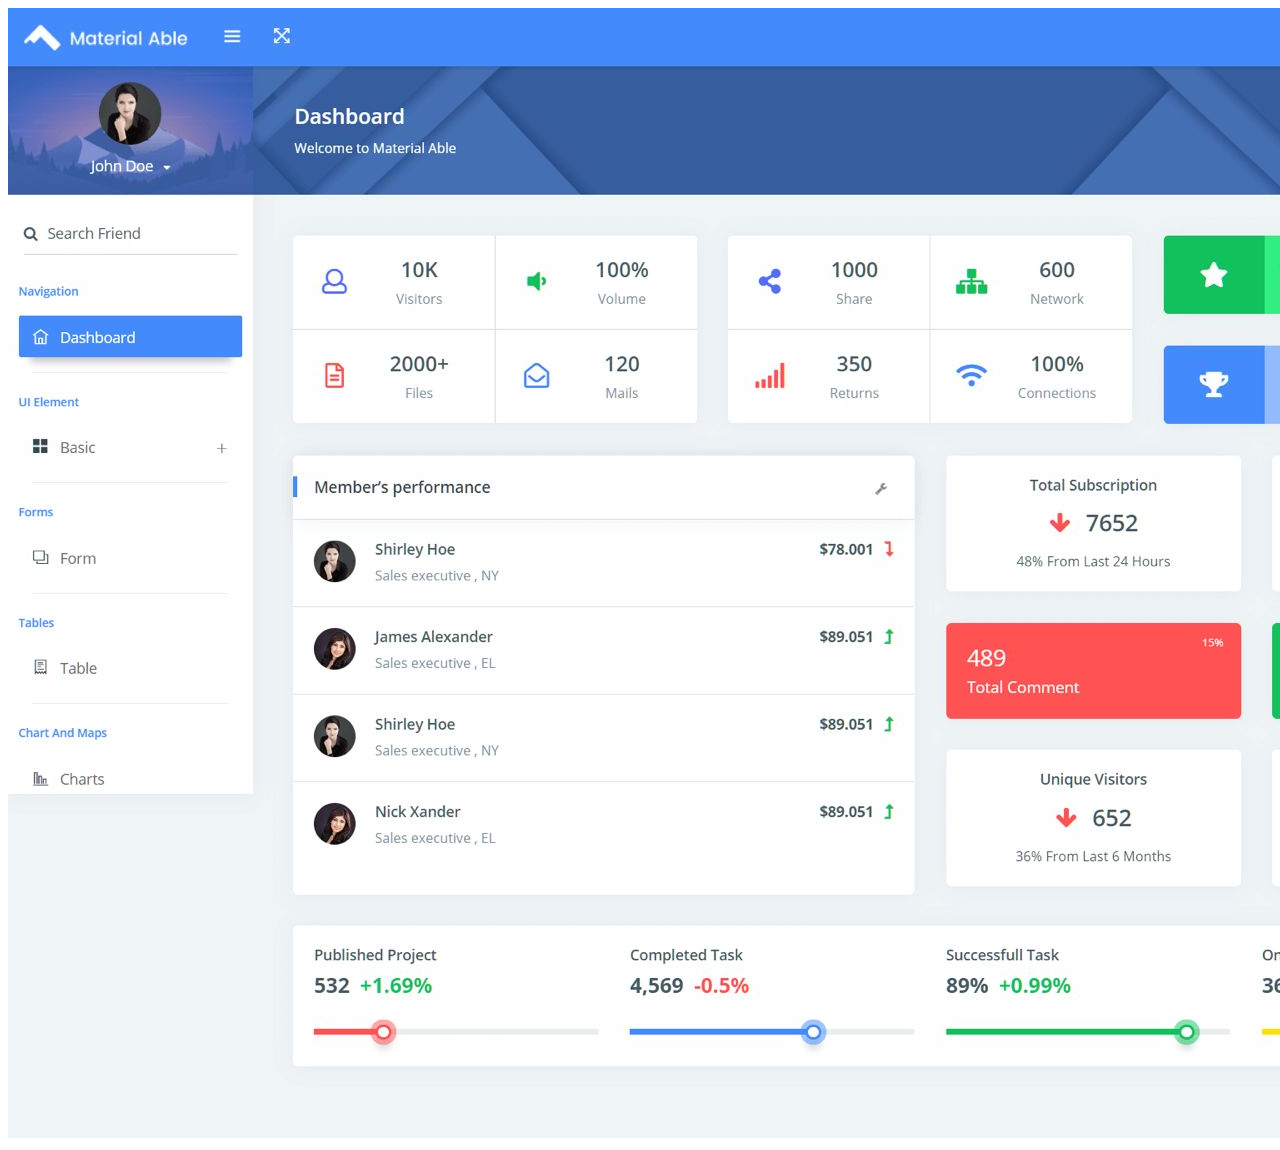
<file: modelo.html>
<!doctype html>
<html lang="en">
  <head>
    <meta charset="UTF-8" />
    <meta name="viewport" content="width=device-width, initial-scale=1.0" />
    <title>Document</title>
  </head>
  <body>
    <img src="img/modelo.jpeg" alt="modelo" />
  </body>
</html>
</file>
